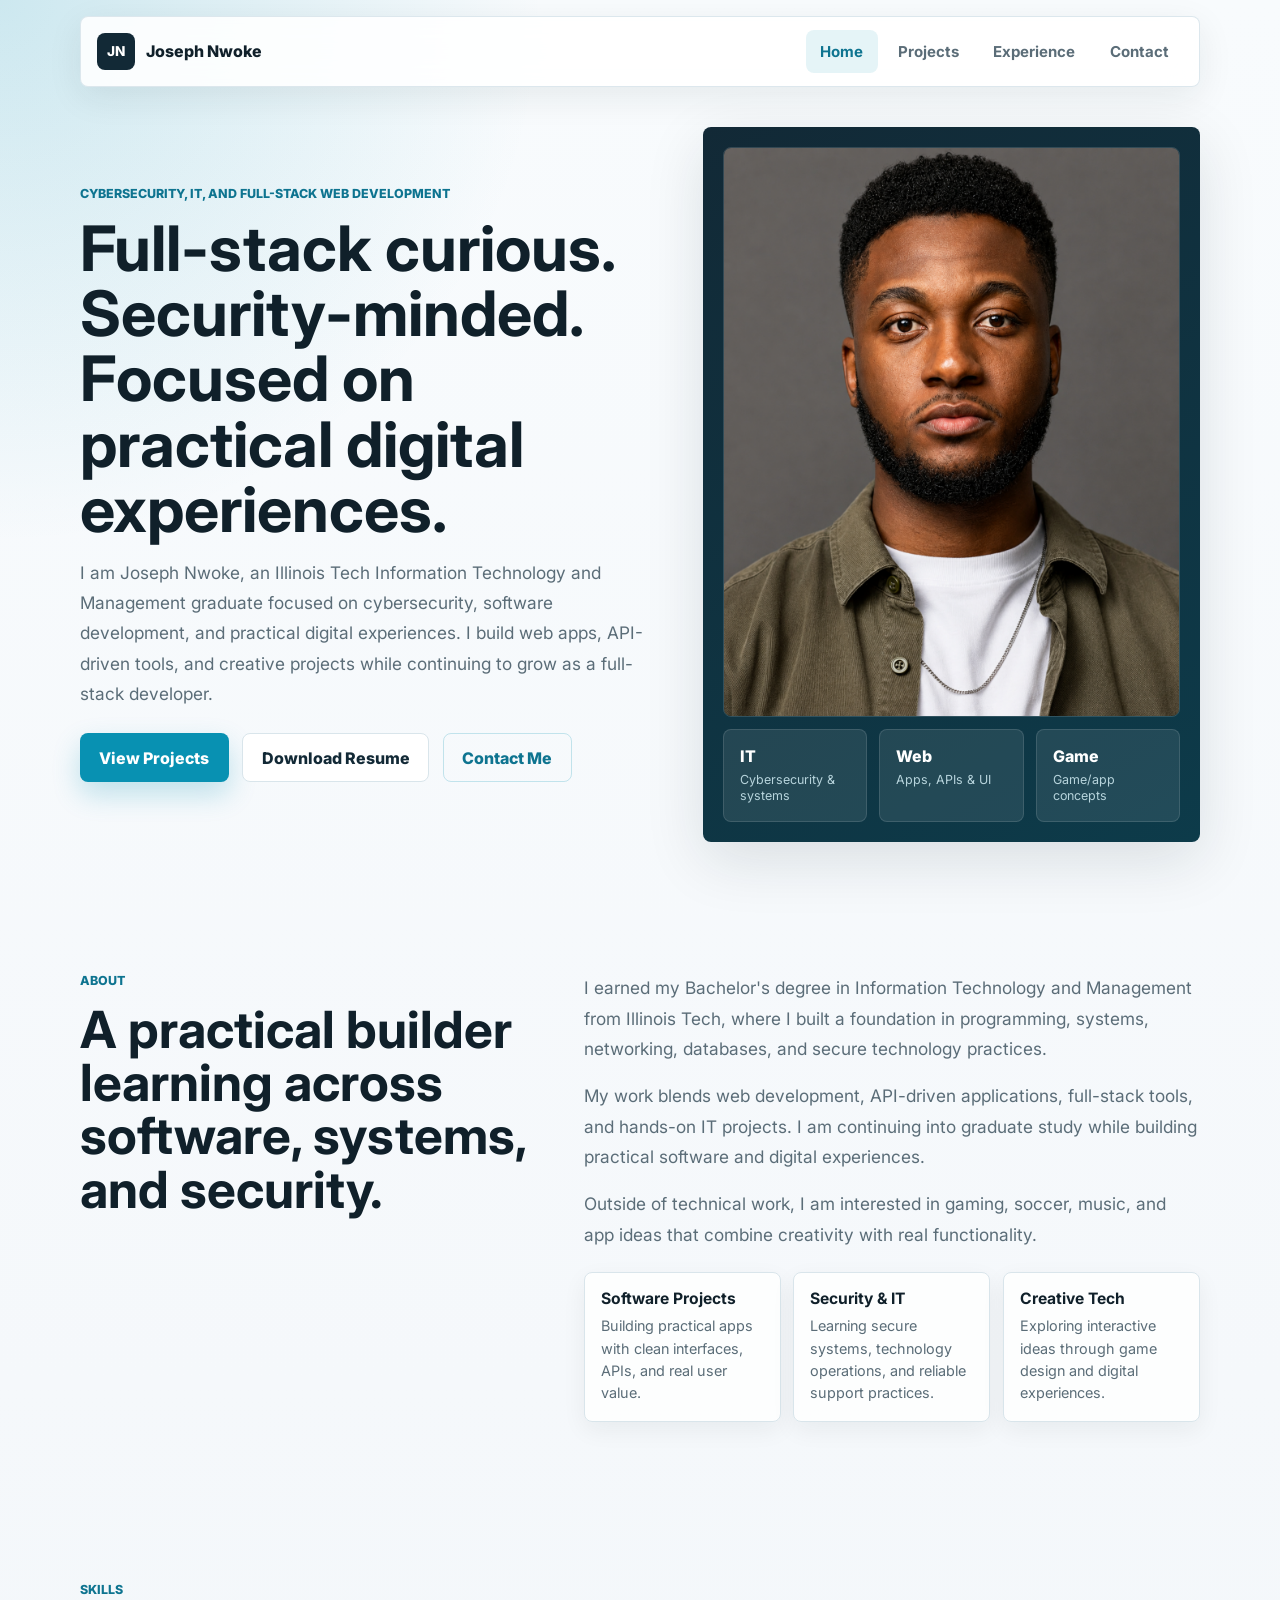
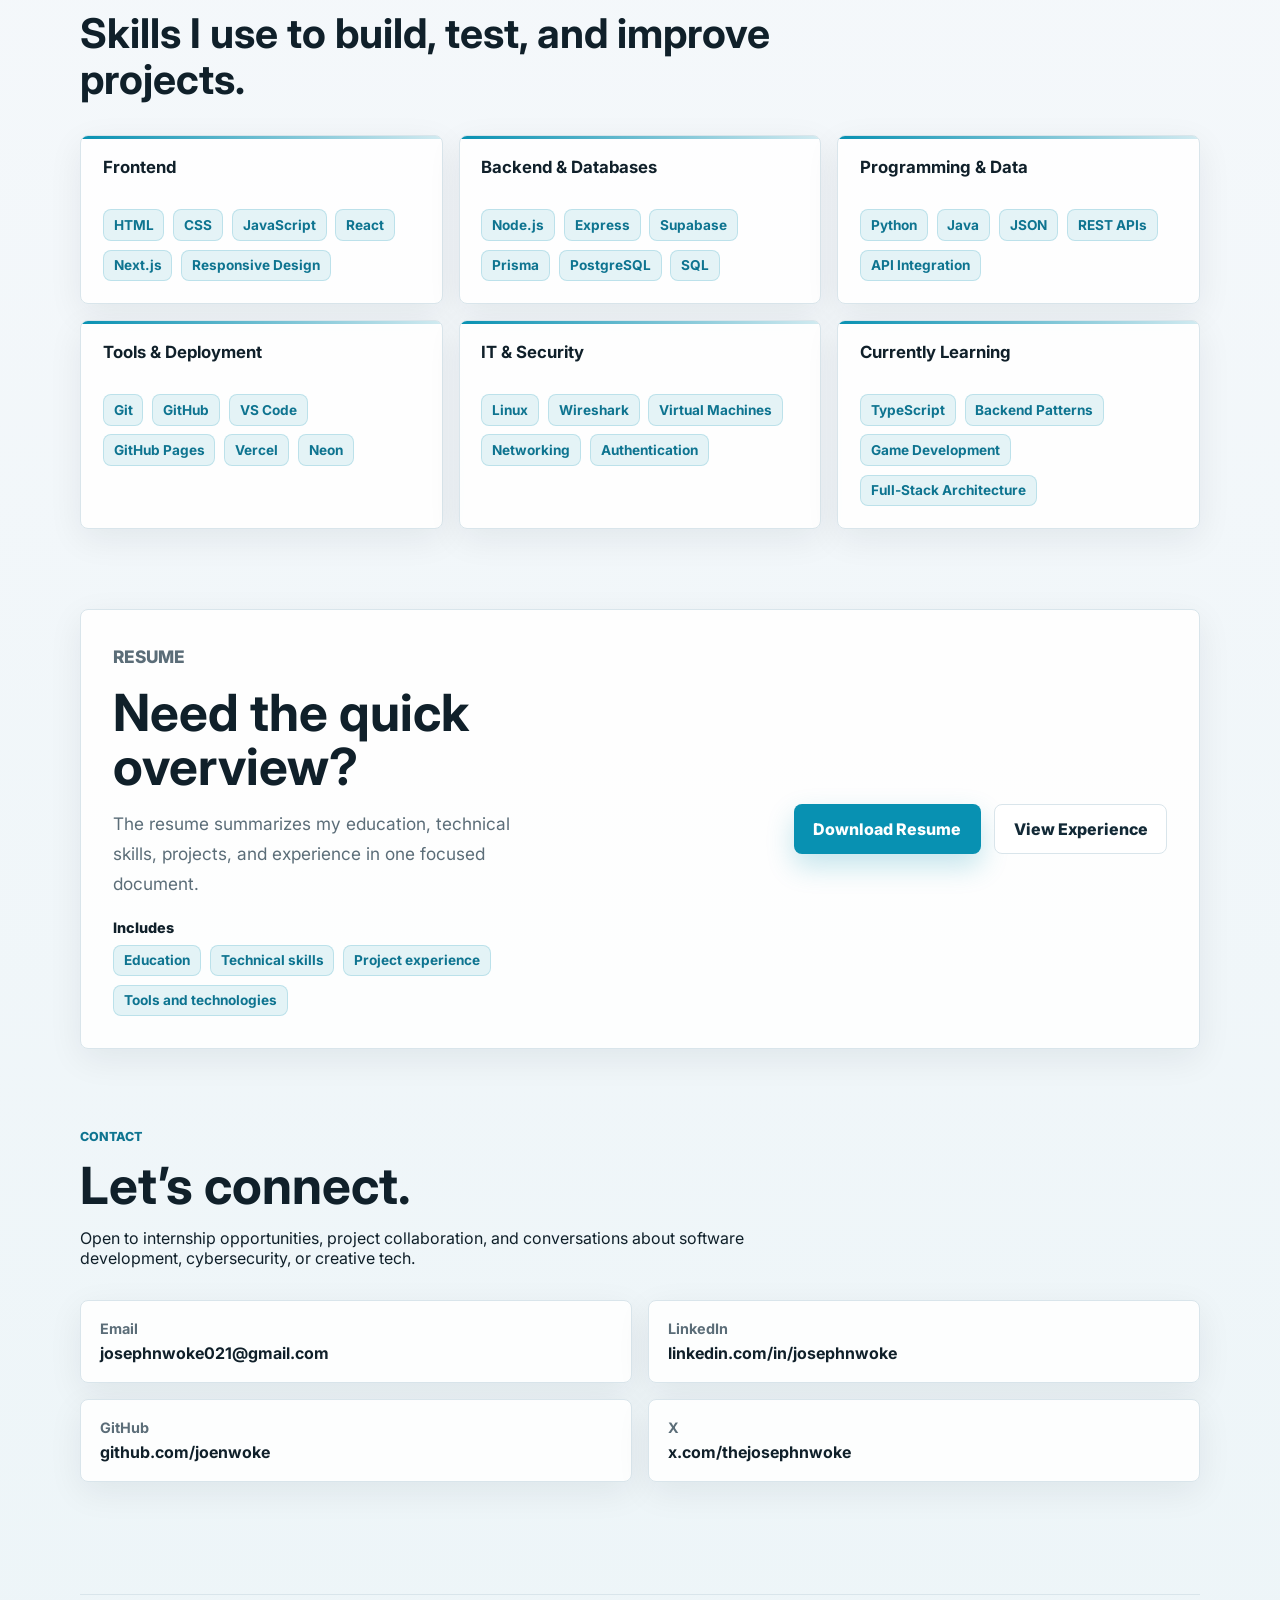
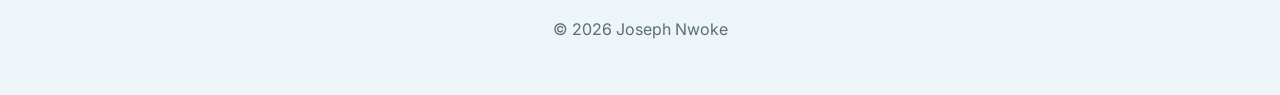
<file: index.html>
<!DOCTYPE html>
<html lang="en">
<head>
  <meta charset="UTF-8" />
  <meta name="viewport" content="width=device-width, initial-scale=1.0" />
  <meta name="description" content="Joseph Nwoke portfolio landing page." />
  <title>Joseph Nwoke | Portfolio</title>
  <link rel="preconnect" href="https://fonts.googleapis.com" />
  <link rel="preconnect" href="https://fonts.gstatic.com" crossorigin />
  <link href="https://fonts.googleapis.com/css2?family=Inter:wght@400;500;600;700;800&display=swap" rel="stylesheet" />
  <link rel="stylesheet" href="css/style.css" />
  <script defer src="js/script.js"></script>
</head>
<body>
  <header class="site-header">
    <a class="brand" href="index.html" aria-label="Joseph Nwoke home">
      <span class="brand-mark">JN</span>
      <span>Joseph Nwoke</span>
    </a>

    <button class="nav-toggle" type="button" aria-label="Open navigation" aria-expanded="false" aria-controls="site-nav">
      <span></span>
      <span></span>
      <span></span>
    </button>

    <nav class="site-nav" id="site-nav" aria-label="Primary navigation">
      <a href="index.html" data-nav="home">Home</a>
      <a href="projects.html" data-nav="projects">Projects</a>
      <a href="experience.html" data-nav="experience">Experience</a>
      <a href="index.html#contact">Contact</a>
    </nav>
  </header>

  <main>
    <section class="hero section">
      <div class="hero-content">
        <p class="eyebrow">Cybersecurity, IT, and Full-Stack web development</p>
        <h1>Full-stack curious. Security-minded. Focused on practical digital experiences.</h1>
        <p class="hero-copy">
          I am Joseph Nwoke, an Illinois Tech Information Technology and Management graduate focused on cybersecurity, software development, and practical digital experiences. I build web apps, API-driven tools, and creative projects while continuing to grow as a full-stack developer.
        </p>
        <div class="button-row">
          <a class="btn btn-primary" href="projects.html">View Projects</a>
          <a class="btn btn-secondary" href="JosephNwoke_resume.pdf" download>Download Resume</a>
          <a class="btn btn-ghost" href="#contact">Contact Me</a>
        </div>
      </div>

      <div class="hero-panel" aria-label="Joseph Nwoke profile summary">
        <img class="profile-photo" src="images/me.png" alt="Joseph Nwoke" />
        <div class="profile-fallback" aria-hidden="true">JN</div>
        <div class="hero-stat-grid">
          <div>
            <span class="stat-number">IT</span>
            <span class="stat-label">Cybersecurity & systems</span>
          </div>
          <div>
            <span class="stat-number">Web</span>
            <span class="stat-label">Apps, APIs & UI</span>
          </div>
          <div>
            <span class="stat-number">Game</span>
            <span class="stat-label">Game/app concepts</span>
          </div>
        </div>
      </div>
    </section>

    <section class="section two-column" id="about">
      <div>
        <p class="eyebrow">About</p>
        <h2>A practical builder learning across software, systems, and security.</h2>
      </div>
      <div class="section-copy">
        <p>
          I earned my Bachelor's degree in Information Technology and Management from Illinois Tech, where I built a foundation in programming, systems, networking, databases, and secure technology practices.
        </p>
        <p>
          My work blends web development, API-driven applications, full-stack tools, and hands-on IT projects. I am continuing into graduate study while building practical software and digital experiences.
        </p>
        <p>
          Outside of technical work, I am interested in gaming, soccer, music, and app ideas that combine creativity with real functionality.
        </p>
        <div class="about-highlights" aria-label="Portfolio focus areas">
          <article>
            <h3>Software Projects</h3>
            <p>Building practical apps with clean interfaces, APIs, and real user value.</p>
          </article>
          <article>
            <h3>Security & IT</h3>
            <p>Learning secure systems, technology operations, and reliable support practices.</p>
          </article>
          <article>
            <h3>Creative Tech</h3>
            <p>Exploring interactive ideas through game design and digital experiences.</p>
          </article>
        </div>
      </div>
    </section>

    <section class="section" id="skills">
      <div class="section-heading">
        <p class="eyebrow">Skills</p>
        <h2 class="skills-title">Skills I use to build, test, and improve projects.</h2>
      </div>

      <div class="skills-layout">
        <article class="skill-card">
          <h3>Frontend</h3>
          <ul class="tag-list">
            <li>HTML</li>
            <li>CSS</li>
            <li>JavaScript</li>
            <li>React</li>
            <li>Next.js</li>
            <li>Responsive Design</li>
          </ul>
        </article>
        <article class="skill-card">
          <h3>Backend &amp; Databases</h3>
          <ul class="tag-list">
            <li>Node.js</li>
            <li>Express</li>
            <li>Supabase</li>
            <li>Prisma</li>
            <li>PostgreSQL</li>
            <li>SQL</li>
          </ul>
        </article>
        <article class="skill-card">
          <h3>Programming &amp; Data</h3>
          <ul class="tag-list">
            <li>Python</li>
            <li>Java</li>
            <li>JSON</li>
            <li>REST APIs</li>
            <li>API Integration</li>
          </ul>
        </article>
        <article class="skill-card">
          <h3>Tools &amp; Deployment</h3>
          <ul class="tag-list">
            <li>Git</li>
            <li>GitHub</li>
            <li>VS Code</li>
            <li>GitHub Pages</li>
            <li>Vercel</li>
            <li>Neon</li>
          </ul>
        </article>
        <article class="skill-card">
          <h3>IT &amp; Security</h3>
          <ul class="tag-list">
            <li>Linux</li>
            <li>Wireshark</li>
            <li>Virtual Machines</li>
            <li>Networking</li>
            <li>Authentication</li>
          </ul>
        </article>
        <article class="skill-card">
          <h3>Currently Learning</h3>
          <ul class="tag-list">
            <li>TypeScript</li>
            <li>Backend Patterns</li>
            <li>Game Development</li>
            <li>Full-Stack Architecture</li>
          </ul>
        </article>
      </div>
    </section>

    <section class="section resume-section" id="resume">
      <div>
        <p class="eyebrow">Resume</p>
        <h2>Need the quick overview?</h2>
        <p>The resume summarizes my education, technical skills, projects, and experience in one focused document.</p>
        <div class="resume-includes">
          <span>Includes</span>
          <ul>
            <li>Education</li>
            <li>Technical skills</li>
            <li>Project experience</li>
            <li>Tools and technologies</li>
          </ul>
        </div>
      </div>
      <div class="resume-actions">
        <a class="btn btn-primary" href="JosephNwoke_resume.pdf" download>Download Resume</a>
        <a class="btn btn-secondary" href="experience.html">View Experience</a>
      </div>
    </section>

    <section class="section contact-section" id="contact">
      <div class="section-heading">
        <p class="eyebrow">Contact</p>
        <h2>Let’s connect.</h2>
        <p>Open to internship opportunities, project collaboration, and conversations about software development, cybersecurity, or creative tech.</p>
      </div>

      <div class="contact-grid">
        <a class="contact-card" href="mailto:josephnwoke021@gmail.com">
          <span>Email</span>
          <strong>josephnwoke021@gmail.com</strong>
        </a>
        <a class="contact-card" href="https://linkedin.com/in/josephnwoke" target="_blank" rel="noopener noreferrer">
          <span>LinkedIn</span>
          <strong>linkedin.com/in/josephnwoke</strong>
        </a>
        <a class="contact-card" href="https://github.com/joenwoke" target="_blank" rel="noopener noreferrer">
          <span>GitHub</span>
          <strong>github.com/joenwoke</strong>
        </a>
        <a class="contact-card" href="https://x.com/thejosephnwoke" target="_blank" rel="noopener noreferrer">
          <span>X</span>
          <strong>x.com/thejosephnwoke</strong>
        </a>
      </div>
    </section>
  </main>

  <footer class="site-footer">
    <p>&copy; 2026 Joseph Nwoke</p>
  </footer>
</body>
</html>
</file>
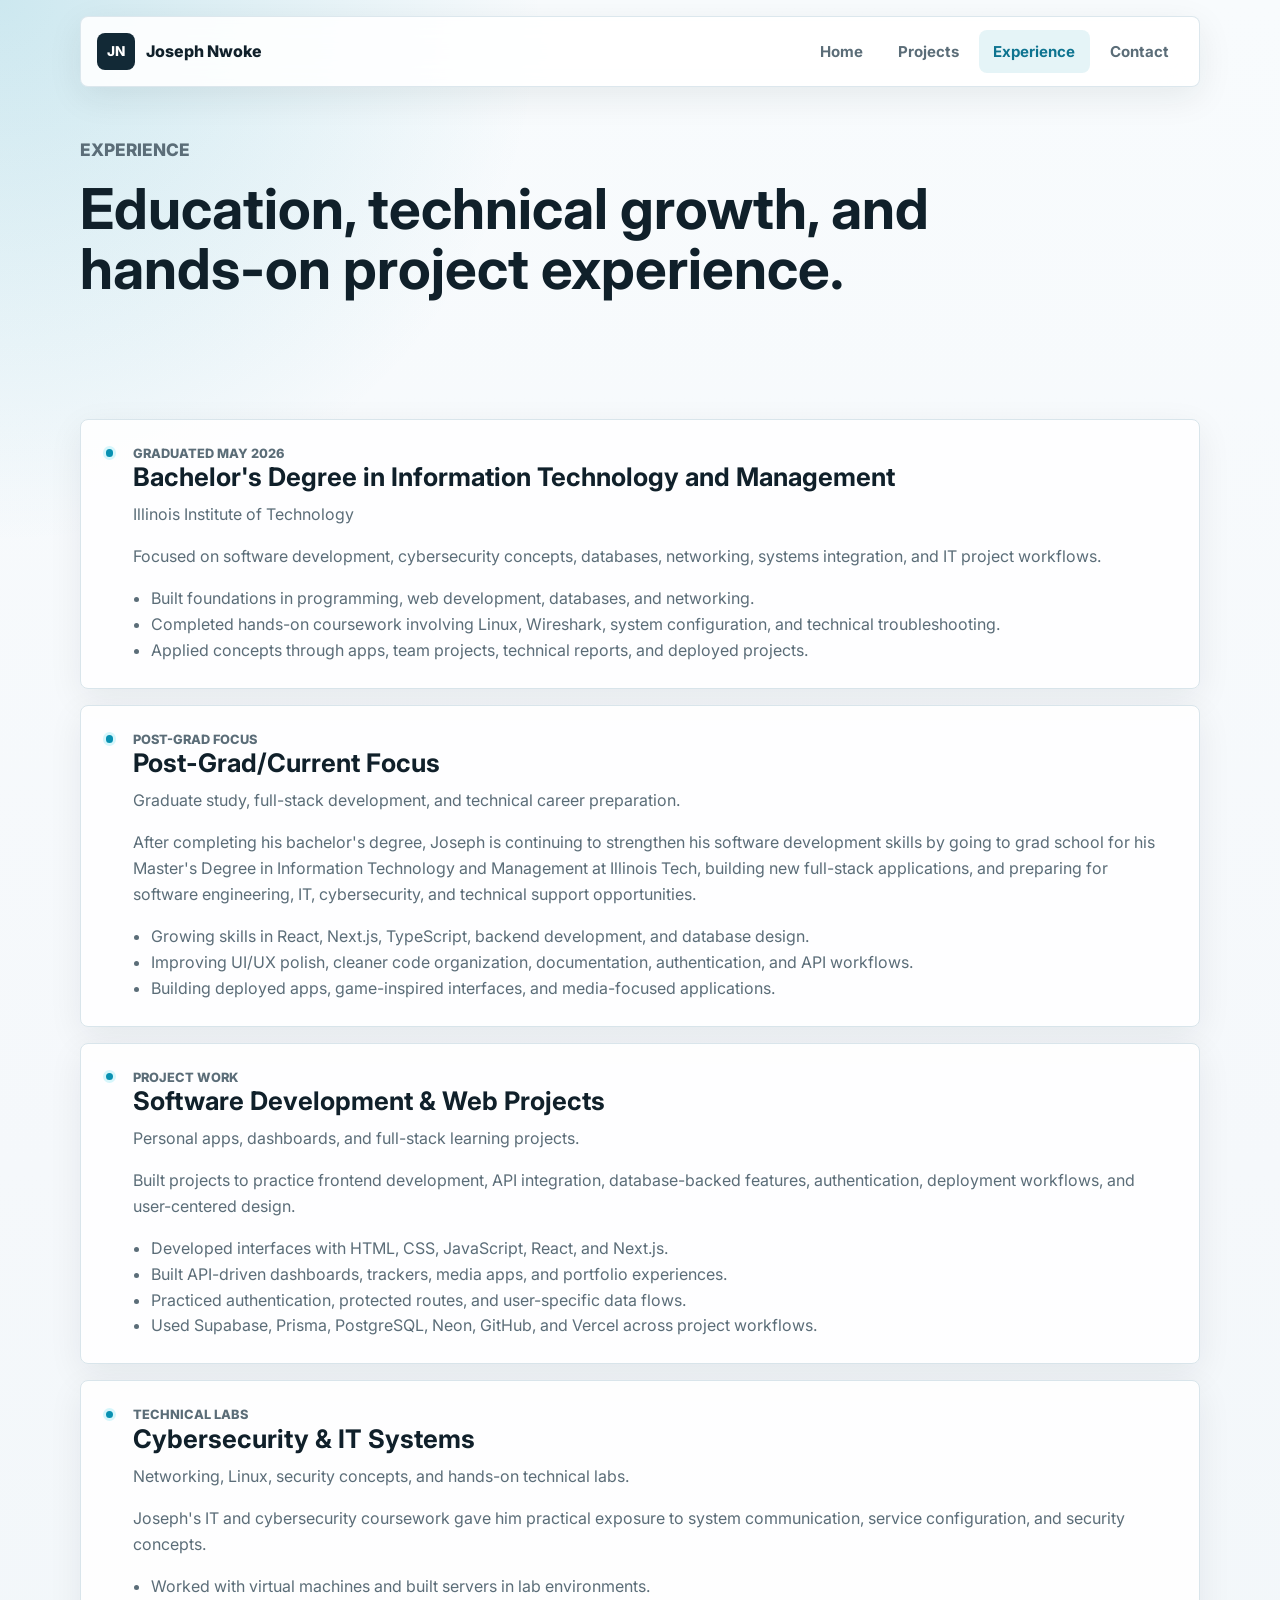
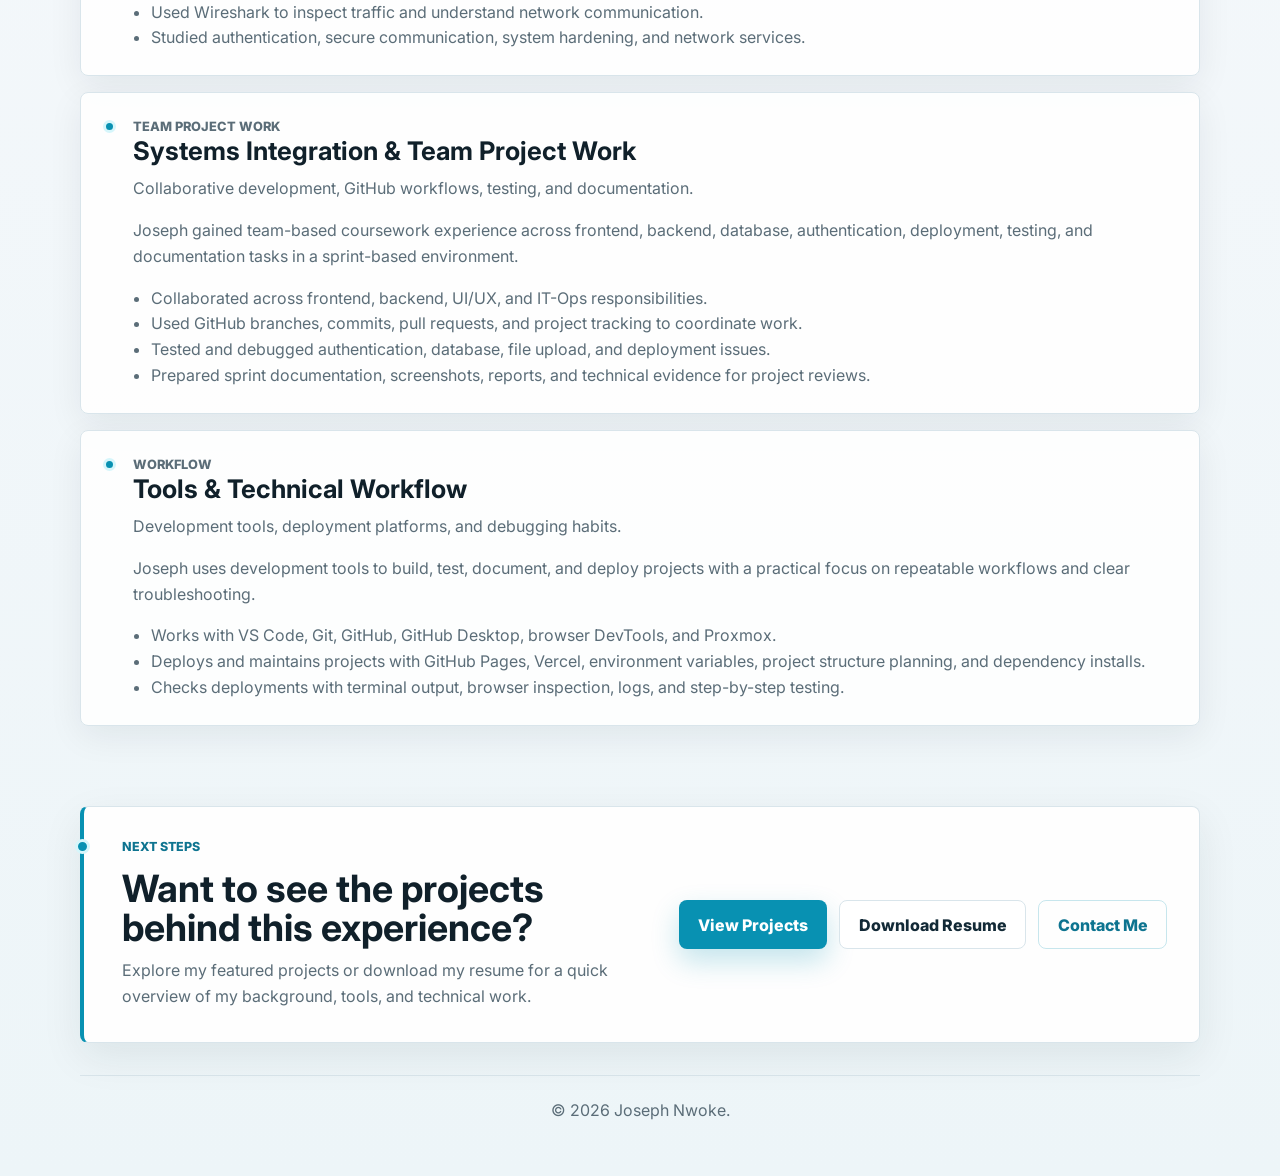
<file: experience.html>
<!DOCTYPE html>
<html lang="en">
<head>
  <meta charset="UTF-8" />
  <meta name="viewport" content="width=device-width, initial-scale=1.0" />
  <meta name="description" content="Experience and education for Joseph Nwoke." />
  <title>Experience | Joseph Nwoke</title>
  <link rel="preconnect" href="https://fonts.googleapis.com" />
  <link rel="preconnect" href="https://fonts.gstatic.com" crossorigin />
  <link href="https://fonts.googleapis.com/css2?family=Inter:wght@400;500;600;700;800&display=swap" rel="stylesheet" />
  <link rel="stylesheet" href="css/style.css" />
  <script defer src="js/script.js"></script>
</head>
<body>
  <header class="site-header">
    <a class="brand" href="index.html" aria-label="Joseph Nwoke home">
      <span class="brand-mark">JN</span>
      <span>Joseph Nwoke</span>
    </a>
    <button class="nav-toggle" type="button" aria-label="Open navigation" aria-expanded="false" aria-controls="site-nav">
      <span></span>
      <span></span>
      <span></span>
    </button>
    <nav class="site-nav" id="site-nav" aria-label="Primary navigation">
      <a href="index.html" data-nav="home">Home</a>
      <a href="projects.html" data-nav="projects">Projects</a>
      <a href="experience.html" data-nav="experience">Experience</a>
      <a href="index.html#contact">Contact</a>
    </nav>
  </header>

  <main>
    <section class="page-hero section">
      <p class="eyebrow">Experience</p>
      <h1>Education, technical growth, and hands-on project experience.</h1>
    </section>

    <section class="section timeline-section">
      <div class="timeline">
        <article class="timeline-item">
          <span class="timeline-dot"></span>
          <p class="timeline-date">Graduated May 2026</p>
          <h2>Bachelor's Degree in Information Technology and Management</h2>
          <p>Illinois Institute of Technology</p>
          <p>
            Focused on software development, cybersecurity concepts, databases, networking, systems integration, and IT project workflows.
          </p>
          <ul>
            <li>Built foundations in programming, web development, databases, and networking.</li>
            <li>Completed hands-on coursework involving Linux, Wireshark, system configuration, and technical troubleshooting.</li>
            <li>Applied concepts through apps, team projects, technical reports, and deployed projects.</li>
          </ul>
        </article>

        <article class="timeline-item">
          <span class="timeline-dot"></span>
          <p class="timeline-date">Post-Grad Focus</p>
          <h2>Post-Grad/Current Focus</h2>
          <p>Graduate study, full-stack development, and technical career preparation.</p>
          <p>
            After completing his bachelor's degree, Joseph is continuing to strengthen his software development skills by going to grad school for his Master's Degree in Information Technology and Management at Illinois Tech, building new full-stack applications, and preparing for software engineering, IT, cybersecurity, and technical support opportunities.
          </p>
          <ul>
            <li>Growing skills in React, Next.js, TypeScript, backend development, and database design.</li>
            <li>Improving UI/UX polish, cleaner code organization, documentation, authentication, and API workflows.</li>
            <li>Building deployed apps, game-inspired interfaces, and media-focused applications.</li>
          </ul>
        </article>

        <article class="timeline-item">
          <span class="timeline-dot"></span>
          <p class="timeline-date">Project Work</p>
          <h2>Software Development &amp; Web Projects</h2>
          <p>Personal apps, dashboards, and full-stack learning projects.</p>
          <p>
            Built projects to practice frontend development, API integration, database-backed features, authentication, deployment workflows, and user-centered design.
          </p>
          <ul>
            <li>Developed interfaces with HTML, CSS, JavaScript, React, and Next.js.</li>
            <li>Built API-driven dashboards, trackers, media apps, and portfolio experiences.</li>
            <li>Practiced authentication, protected routes, and user-specific data flows.</li>
            <li>Used Supabase, Prisma, PostgreSQL, Neon, GitHub, and Vercel across project workflows.</li>
          </ul>
        </article>

        <article class="timeline-item">
          <span class="timeline-dot"></span>
          <p class="timeline-date">Technical Labs</p>
          <h2>Cybersecurity &amp; IT Systems</h2>
          <p>Networking, Linux, security concepts, and hands-on technical labs.</p>
          <p>
            Joseph's IT and cybersecurity coursework gave him practical exposure to system communication, service configuration, and security concepts.
          </p>
          <ul>
            <li>Worked with virtual machines and built servers in lab environments.</li>
            <li>Used Wireshark to inspect traffic and understand network communication.</li>
            <li>Studied authentication, secure communication, system hardening, and network services.</li>
          </ul>
        </article>

        <article class="timeline-item">
          <span class="timeline-dot"></span>
          <p class="timeline-date">Team Project Work</p>
          <h2>Systems Integration &amp; Team Project Work</h2>
          <p>Collaborative development, GitHub workflows, testing, and documentation.</p>
          <p>
            Joseph gained team-based coursework experience across frontend, backend, database, authentication, deployment, testing, and documentation tasks in a sprint-based environment.
          </p>
          <ul>
            <li>Collaborated across frontend, backend, UI/UX, and IT-Ops responsibilities.</li>
            <li>Used GitHub branches, commits, pull requests, and project tracking to coordinate work.</li>
            <li>Tested and debugged authentication, database, file upload, and deployment issues.</li>
            <li>Prepared sprint documentation, screenshots, reports, and technical evidence for project reviews.</li>
          </ul>
        </article>

        <article class="timeline-item">
          <span class="timeline-dot"></span>
          <p class="timeline-date">Workflow</p>
          <h2>Tools &amp; Technical Workflow</h2>
          <p>Development tools, deployment platforms, and debugging habits.</p>
          <p>
            Joseph uses development tools to build, test, document, and deploy projects with a practical focus on repeatable workflows and clear troubleshooting.
          </p>
          <ul>
            <li>Works with VS Code, Git, GitHub, GitHub Desktop, browser DevTools, and Proxmox.</li>
            <li>Deploys and maintains projects with GitHub Pages, Vercel, environment variables, project structure planning, and dependency installs.</li>
            <li>Checks deployments with terminal output, browser inspection, logs, and step-by-step testing.</li>
          </ul>
        </article>
      </div>
    </section>

    <section class="section experience-cta" aria-label="Experience next steps">
      <span class="cta-dot" aria-hidden="true"></span>
      <div>
        <p class="eyebrow">Next Steps</p>
        <h2>Want to see the projects behind this experience?</h2>
        <p>
          Explore my featured projects or download my resume for a quick overview of my background, tools, and technical work.
        </p>
      </div>
      <div class="cta-actions">
        <a class="btn btn-primary" href="projects.html">View Projects</a>
        <a class="btn btn-secondary" href="JosephNwoke_resume.pdf" download>Download Resume</a>
        <a class="btn btn-ghost" href="index.html#contact">Contact Me</a>
      </div>
    </section>
  </main>

  <footer class="site-footer">
    <p>&copy; 2026 Joseph Nwoke.</p>
  </footer>
</body>
</html>
</file>
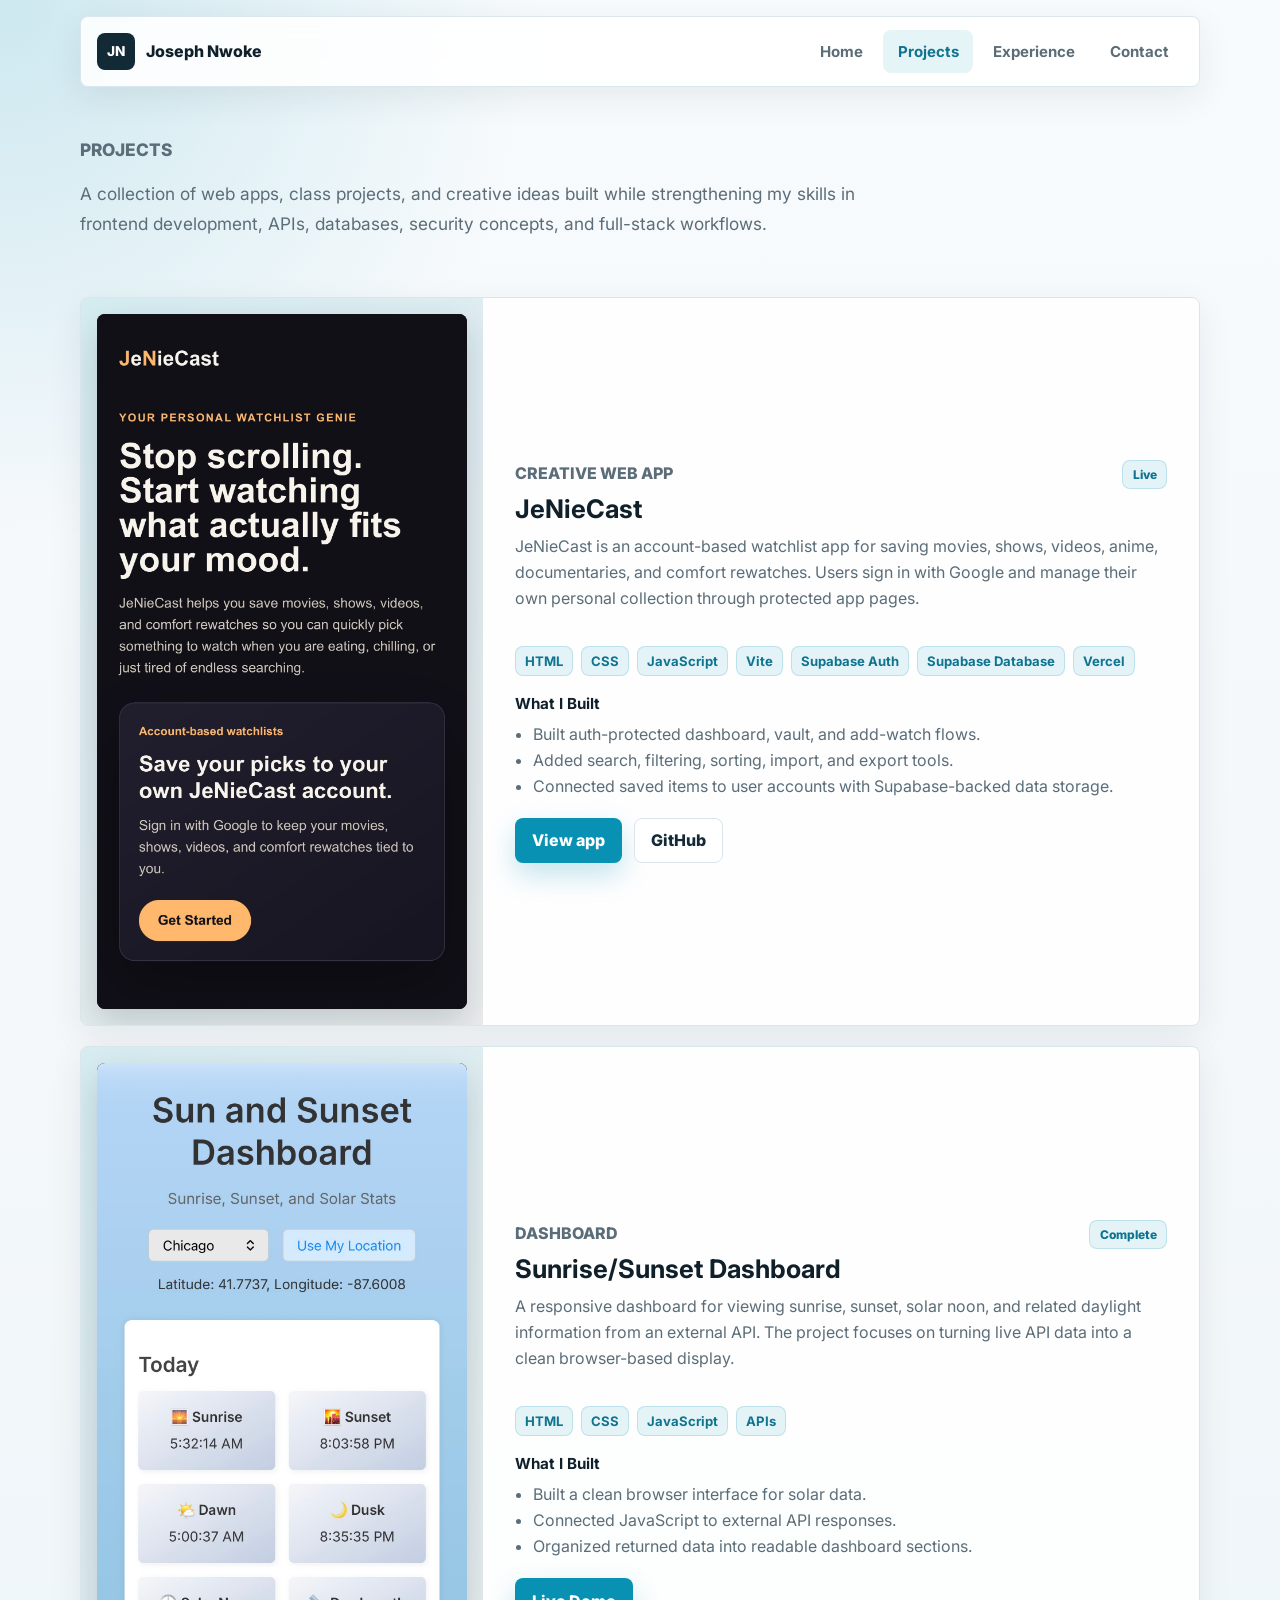
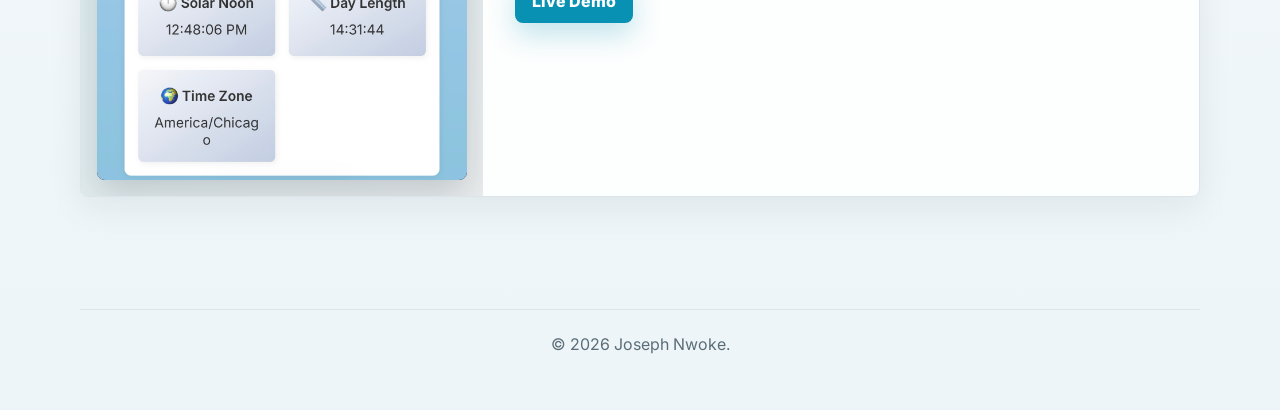
<file: projects.html>
<!DOCTYPE html>
<html lang="en">
<head>
  <meta charset="UTF-8" />
  <meta name="viewport" content="width=device-width, initial-scale=1.0" />
  <meta name="description" content="Selected projects by Joseph Nwoke." />
  <title>Projects | Joseph Nwoke</title>
  <link rel="preconnect" href="https://fonts.googleapis.com" />
  <link rel="preconnect" href="https://fonts.gstatic.com" crossorigin />
  <link href="https://fonts.googleapis.com/css2?family=Inter:wght@400;500;600;700;800&display=swap" rel="stylesheet" />
  <link rel="stylesheet" href="css/style.css" />
  <script defer src="js/script.js"></script>
</head>
<body>
  <header class="site-header">
    <a class="brand" href="index.html" aria-label="Joseph Nwoke home">
      <span class="brand-mark">JN</span>
      <span>Joseph Nwoke</span>
    </a>
    <button class="nav-toggle" type="button" aria-label="Open navigation" aria-expanded="false" aria-controls="site-nav">
      <span></span>
      <span></span>
      <span></span>
    </button>
    <nav class="site-nav" id="site-nav" aria-label="Primary navigation">
      <a href="index.html" data-nav="home">Home</a>
      <a href="projects.html" data-nav="projects">Projects</a>
      <a href="experience.html" data-nav="experience">Experience</a>
      <a href="index.html#contact">Contact</a>
    </nav>
  </header>

  <main>
    <section class="page-hero section">
      <p class="eyebrow">Projects</p>
      <p>
        A collection of web apps, class projects, and creative ideas built while strengthening my skills in frontend development, APIs, databases, security concepts, and full-stack workflows.
      </p>
    </section>

    <section class="section project-list" aria-label="Project list">
      <article class="project-card">
        <div class="project-media">
          <img src="images/jeniecast_image.jpeg" alt="JeNieCast web app preview" />
        </div>
        <div class="project-content">
          <div>
            <div class="project-meta">
              <p class="project-type">Creative web app</p>
              <span class="status-badge status-complete">Live</span>
            </div>
            <h2>JeNieCast</h2>
            <p>
              JeNieCast is an account-based watchlist app for saving movies, shows, videos, anime, documentaries, and comfort rewatches. Users sign in with Google and manage their own personal collection through protected app pages.
            </p>
          </div>
          <ul class="tag-list">
            <li>HTML</li>
            <li>CSS</li>
            <li>JavaScript</li>
            <li>Vite</li>
            <li>Supabase Auth</li>
            <li>Supabase Database</li>
            <li>Vercel</li>
          </ul>
          <div>
            <h3>What I Built</h3>
            <ul class="project-bullets">
              <li>Built auth-protected dashboard, vault, and add-watch flows.</li>
              <li>Added search, filtering, sorting, import, and export tools.</li>
              <li>Connected saved items to user accounts with Supabase-backed data storage.</li>
            </ul>
          </div>
          <div class="project-actions">
            <a class="btn btn-primary" href="https://jeniecast.vercel.app" target="_blank" rel="noopener noreferrer">View app</a>
            <a class="btn btn-secondary" href="https://github.com/joenwoke/jeniecast" target="_blank" rel="noopener noreferrer">GitHub</a>
          </div>
        </div>
      </article>

      <article class="project-card">
        <div class="project-media">
          <img src="images/sunapp.jpeg" alt="Sunrise and sunset dashboard preview" />
        </div>
        <div class="project-content">
          <div>
            <div class="project-meta">
              <p class="project-type">Dashboard</p>
              <span class="status-badge status-complete">Complete</span>
            </div>
            <h2>Sunrise/Sunset Dashboard</h2>
            <p>
              A responsive dashboard for viewing sunrise, sunset, solar noon, and related daylight information from an external API. The project focuses on turning live API data into a clean browser-based display.
            </p>
          </div>
          <ul class="tag-list">
            <li>HTML</li>
            <li>CSS</li>
            <li>JavaScript</li>
            <li>APIs</li>
          </ul>
          <div>
            <h3>What I Built</h3>
            <ul class="project-bullets">
              <li>Built a clean browser interface for solar data.</li>
              <li>Connected JavaScript to external API responses.</li>
              <li>Organized returned data into readable dashboard sections.</li>
            </ul>
          </div>
          <div class="project-actions">
            <a class="btn btn-primary" href="https://joenwoke.github.io/ITMD-441-Lab-6/" target="_blank" rel="noopener noreferrer">Live Demo</a>
          </div>
        </div>
      </article>

    </section>
  </main>

  <footer class="site-footer">
    <p>&copy; 2026 Joseph Nwoke.</p>
  </footer>
</body>
</html>
</file>
<file: css/style.css>
:root {
  --bg: #f5f8fb;
  --surface: #ffffff;
  --surface-strong: #e9f7fb;
  --ink: #10202a;
  --muted: #5b6d78;
  --line: #d9e5eb;
  --accent: #0891b2;
  --accent-dark: #0e7490;
  --navy: #122936;
  --shadow: 0 18px 60px rgba(16, 32, 42, 0.12);
}

* {
  box-sizing: border-box;
}

html {
  scroll-behavior: smooth;
}

html,
body {
  overflow-x: hidden;
}

body {
  margin: 0;
  min-height: 100vh;
  font-family: "Inter", Arial, sans-serif;
  color: var(--ink);
  background:
    radial-gradient(circle at top left, rgba(8, 145, 178, 0.18), transparent 34rem),
    linear-gradient(180deg, #f8fbfd 0%, var(--bg) 42%, #edf5f8 100%);
}

body.nav-open {
  overflow: hidden;
}

img {
  display: block;
  max-width: 100%;
}

a {
  color: inherit;
}

.site-header {
  position: sticky;
  top: 0;
  z-index: 50;
  display: flex;
  align-items: center;
  justify-content: space-between;
  gap: 1.5rem;
  width: min(1120px, calc(100% - 2rem));
  margin: 1rem auto 0;
  padding: 0.8rem 1rem;
  background: rgba(255, 255, 255, 0.88);
  border: 1px solid rgba(217, 229, 235, 0.9);
  border-radius: 8px;
  box-shadow: 0 10px 35px rgba(16, 32, 42, 0.08);
  backdrop-filter: blur(16px);
}

.brand {
  display: inline-flex;
  align-items: center;
  gap: 0.7rem;
  font-weight: 800;
  text-decoration: none;
  white-space: nowrap;
  min-width: 0;
}

.brand span:last-child {
  overflow: hidden;
  text-overflow: ellipsis;
}

.brand-mark {
  display: grid;
  place-items: center;
  width: 2.35rem;
  height: 2.35rem;
  color: #fff;
  background: var(--navy);
  border-radius: 8px;
  font-size: 0.85rem;
  letter-spacing: 0;
}

.site-nav {
  display: flex;
  align-items: center;
  gap: 0.35rem;
}

.site-nav a {
  padding: 0.75rem 0.9rem;
  color: var(--muted);
  border-radius: 8px;
  font-weight: 700;
  font-size: 0.94rem;
  text-decoration: none;
}

.site-nav a:hover,
.site-nav a.active {
  color: var(--accent-dark);
  background: rgba(8, 145, 178, 0.1);
}

.nav-toggle {
  display: none;
  width: 2.65rem;
  height: 2.65rem;
  padding: 0;
  background: var(--navy);
  border: 0;
  border-radius: 8px;
  cursor: pointer;
}

.nav-toggle span {
  display: block;
  width: 1.15rem;
  height: 2px;
  margin: 4px auto;
  background: #fff;
}

.section {
  width: min(1120px, calc(100% - 2rem));
  margin: 0 auto;
  padding: 5rem 0;
}

.hero {
  display: grid;
  grid-template-columns: minmax(0, 1.08fr) minmax(280px, 0.92fr);
  align-items: center;
  gap: clamp(1.35rem, 3.5vw, 2.5rem);
  min-height: min(680px, calc(100vh - 5.25rem));
  padding-top: clamp(1.75rem, 4vw, 2.5rem);
  padding-bottom: clamp(2rem, 4vw, 3.25rem);
}

.eyebrow {
  margin: 0 0 0.9rem;
  color: var(--accent-dark);
  font-size: 0.78rem;
  font-weight: 800;
  letter-spacing: 0;
  text-transform: uppercase;
}

h1,
h2,
h3,
p {
  margin-top: 0;
}

h1 {
  max-width: 700px;
  margin-bottom: 1rem;
  font-size: clamp(2.25rem, 4.9vw, 4rem);
  line-height: 1.04;
  letter-spacing: 0;
  text-wrap: balance;
}

h2 {
  margin-bottom: 1rem;
  font-size: clamp(2rem, 4vw, 3.35rem);
  line-height: 1.04;
  letter-spacing: 0;
}

h3 {
  margin-bottom: 1rem;
  font-size: 1.05rem;
}

.hero-copy,
.page-hero p,
.section-copy p,
.resume-section p {
  color: var(--muted);
  font-size: 1.08rem;
  line-height: 1.75;
}

.hero-copy {
  max-width: 640px;
  text-wrap: pretty;
}

.button-row,
.resume-actions {
  display: flex;
  flex-wrap: wrap;
  gap: 0.85rem;
  margin-top: 1.5rem;
}

.btn {
  display: inline-flex;
  align-items: center;
  justify-content: center;
  min-height: 3rem;
  padding: 0.85rem 1.15rem;
  border: 1px solid transparent;
  border-radius: 8px;
  font-weight: 800;
  text-decoration: none;
}

.btn-primary {
  color: #fff;
  background: var(--accent);
  box-shadow: 0 12px 28px rgba(8, 145, 178, 0.24);
}

.btn-primary:hover {
  background: var(--accent-dark);
}

.btn-secondary {
  color: var(--navy);
  background: var(--surface);
  border-color: var(--line);
}

.btn-secondary:hover,
.btn-ghost:hover {
  border-color: rgba(8, 145, 178, 0.35);
  background: rgba(8, 145, 178, 0.09);
}

.btn-ghost {
  color: var(--accent-dark);
  background: transparent;
  border-color: rgba(8, 145, 178, 0.22);
}

.hero-panel {
  padding: 1.25rem;
  background: linear-gradient(150deg, var(--navy), #0d3b4a);
  border-radius: 8px;
  box-shadow: var(--shadow);
}

.profile-photo {
  display: block;
  width: 100%;
  height: auto;
  border: 1px solid rgba(255, 255, 255, 0.14);
  border-radius: 8px;
}

.hero-panel.has-profile .profile-fallback,
.hero-panel.no-profile .profile-photo {
  display: none;
}

.profile-fallback {
  display: grid;
  place-items: center;
  aspect-ratio: 4 / 5;
  min-height: 0;
  max-height: 25rem;
  color: #d9fbff;
  background:
    linear-gradient(rgba(255, 255, 255, 0.09) 1px, transparent 1px),
    linear-gradient(90deg, rgba(255, 255, 255, 0.09) 1px, transparent 1px),
    radial-gradient(circle at 70% 25%, rgba(34, 211, 238, 0.52), transparent 15rem),
    #102936;
  background-size: 34px 34px, 34px 34px, auto, auto;
  border: 1px solid rgba(255, 255, 255, 0.14);
  border-radius: 8px;
  font-size: clamp(4rem, 12vw, 8rem);
  font-weight: 800;
}

.hero-stat-grid {
  display: grid;
  grid-template-columns: repeat(3, 1fr);
  gap: 0.75rem;
  margin-top: 0.75rem;
}

.hero-stat-grid div {
  padding: 1rem;
  background: rgba(255, 255, 255, 0.09);
  border: 1px solid rgba(255, 255, 255, 0.12);
  border-radius: 8px;
}

.stat-number,
.stat-label {
  display: block;
}

.stat-number {
  color: #fff;
  font-weight: 800;
}

.stat-label {
  margin-top: 0.35rem;
  color: #b7d4dc;
  font-size: 0.78rem;
  line-height: 1.35;
}

.two-column,
.resume-section {
  display: grid;
  grid-template-columns: 0.85fr 1.15fr;
  gap: 3rem;
  align-items: start;
}

.section-heading {
  max-width: 760px;
  margin-bottom: 2rem;
}

.skills-title {
  max-width: 720px;
  font-size: clamp(1.9rem, 3.2vw, 2.7rem);
  line-height: 1.12;
}

.about-highlights {
  display: grid;
  grid-template-columns: repeat(3, 1fr);
  gap: 0.8rem;
  margin-top: 1.4rem;
}

.about-highlights article {
  padding: 1rem;
  background: rgba(255, 255, 255, 0.82);
  border: 1px solid var(--line);
  border-radius: 8px;
  box-shadow: 0 8px 24px rgba(16, 32, 42, 0.06);
}

.about-highlights h3 {
  margin-bottom: 0.45rem;
  font-size: 0.98rem;
}

.about-highlights p {
  margin-bottom: 0;
  font-size: 0.9rem;
  line-height: 1.55;
}

.skills-layout {
  display: grid;
  grid-template-columns: repeat(3, 1fr);
  gap: 1rem;
  align-items: stretch;
}

.skill-card,
.contact-card,
.timeline-item,
.project-card,
.resume-section {
  background: rgba(255, 255, 255, 0.9);
  border: 1px solid var(--line);
  border-radius: 8px;
  box-shadow: 0 10px 35px rgba(16, 32, 42, 0.07);
}

.skill-card {
  position: relative;
  display: flex;
  flex-direction: column;
  min-height: 100%;
  padding: 1.35rem;
  overflow: hidden;
}

.skill-card::before {
  content: "";
  position: absolute;
  inset: 0 0 auto;
  height: 3px;
  background: linear-gradient(90deg, var(--accent), rgba(8, 145, 178, 0.18));
}

.skill-card h3 {
  min-height: 2.4rem;
  margin-bottom: 0.85rem;
  line-height: 1.2;
}

.tag-list {
  display: flex;
  flex-wrap: wrap;
  gap: 0.55rem;
  padding: 0;
  margin: 0;
  list-style: none;
}

.tag-list li {
  padding: 0.42rem 0.62rem;
  color: var(--accent-dark);
  background: rgba(8, 145, 178, 0.1);
  border: 1px solid rgba(8, 145, 178, 0.18);
  border-radius: 8px;
  font-size: 0.85rem;
  font-weight: 700;
}

.resume-section {
  align-items: center;
  padding: 2rem;
}

.resume-includes {
  margin-top: 1.2rem;
}

.resume-includes span {
  display: block;
  margin-bottom: 0.55rem;
  color: var(--ink);
  font-size: 0.9rem;
  font-weight: 800;
}

.resume-includes ul {
  display: flex;
  flex-wrap: wrap;
  gap: 0.55rem;
  padding: 0;
  margin: 0;
  list-style: none;
}

.resume-includes li {
  padding: 0.42rem 0.62rem;
  color: var(--accent-dark);
  background: rgba(8, 145, 178, 0.1);
  border: 1px solid rgba(8, 145, 178, 0.18);
  border-radius: 8px;
  font-size: 0.85rem;
  font-weight: 700;
}

.resume-actions {
  justify-content: flex-end;
  margin-top: 0;
}

.contact-grid {
  display: grid;
  grid-template-columns: repeat(2, 1fr);
  gap: 1rem;
}

.contact-card {
  display: flex;
  flex-direction: column;
  gap: 0.35rem;
  padding: 1.2rem;
  text-decoration: none;
}

.contact-card:hover {
  border-color: rgba(8, 145, 178, 0.4);
  transform: translateY(-2px);
}

.contact-card span {
  color: var(--muted);
  font-size: 0.9rem;
  font-weight: 700;
}

.contact-card strong {
  overflow-wrap: anywhere;
}

.page-hero {
  padding-top: 3rem;
  padding-bottom: 1.5rem;
}

.page-hero h1 {
  max-width: 880px;
  font-size: clamp(2.15rem, 4.4vw, 3.65rem);
  line-height: 1.06;
}

.page-hero p {
  max-width: 820px;
}

.project-list {
  display: grid;
  gap: 1.25rem;
  padding-top: 1rem;
}

.project-card {
  display: grid;
  grid-template-columns: minmax(260px, 0.72fr) minmax(0, 1.28fr);
  align-items: center;
  overflow: hidden;
}

.project-media {
  display: grid;
  place-items: center;
  align-self: stretch;
  min-height: clamp(28rem, 42vw, 34rem);
  padding: 1rem;
  background: linear-gradient(135deg, rgba(8, 145, 178, 0.16), rgba(18, 41, 54, 0.08));
  overflow: hidden;
}

.project-media img {
  width: auto;
  height: auto;
  max-width: 100%;
  max-height: 100%;
  object-fit: contain;
  background: #0d0d14;
  border-radius: 8px;
  box-shadow: 0 14px 34px rgba(16, 32, 42, 0.18);
}

.project-placeholder {
  display: grid;
  place-items: center;
  min-height: 0;
  height: clamp(24rem, 35vw, 31rem);
  padding: 1.5rem;
  color: #d9fbff;
  background:
    linear-gradient(rgba(255, 255, 255, 0.08) 1px, transparent 1px),
    linear-gradient(90deg, rgba(255, 255, 255, 0.08) 1px, transparent 1px),
    radial-gradient(circle at 72% 24%, rgba(34, 211, 238, 0.42), transparent 13rem),
    var(--navy);
  background-size: 30px 30px, 30px 30px, auto, auto;
}

.project-placeholder span {
  font-size: clamp(2rem, 5vw, 4rem);
  font-weight: 800;
}

.project-content {
  display: flex;
  flex-direction: column;
  gap: 1.15rem;
  padding: clamp(1.35rem, 3vw, 2rem);
}

.project-meta {
  display: flex;
  align-items: center;
  justify-content: space-between;
  gap: 1rem;
  margin-bottom: 0.45rem;
}

.project-type,
.timeline-date {
  margin-bottom: 0;
  color: var(--accent-dark);
  font-size: 0.8rem;
  font-weight: 800;
  text-transform: uppercase;
}

.status-badge {
  display: inline-flex;
  align-items: center;
  min-height: 1.8rem;
  padding: 0.32rem 0.58rem;
  color: var(--navy);
  background: rgba(18, 41, 54, 0.08);
  border: 1px solid rgba(18, 41, 54, 0.14);
  border-radius: 8px;
  font-size: 0.75rem;
  font-weight: 800;
  white-space: nowrap;
}

.status-complete {
  color: var(--accent-dark);
  background: rgba(8, 145, 178, 0.1);
  border-color: rgba(8, 145, 178, 0.18);
}

.project-content h2,
.timeline-item h2 {
  margin-bottom: 0.7rem;
  font-size: 1.6rem;
}

.project-content h3 {
  margin-bottom: 0.55rem;
  font-size: 0.95rem;
}

.project-content p,
.project-bullets li,
.timeline-item p,
.timeline-item li {
  color: var(--muted);
  line-height: 1.62;
}

.project-content p,
.project-bullets li {
  font-size: 1rem;
}

.project-bullets {
  padding-left: 1.1rem;
  margin: 0;
}

.project-actions {
  display: flex;
  flex-wrap: wrap;
  gap: 0.7rem;
}

.project-actions .btn {
  min-height: 2.65rem;
  padding: 0.7rem 1rem;
}

.project-content .tag-list {
  gap: 0.5rem;
}

.project-content .tag-list li {
  padding: 0.38rem 0.56rem;
  font-size: 0.82rem;
}

.text-link {
  color: var(--accent-dark);
  font-weight: 800;
  text-decoration: none;
}

.text-link:hover {
  text-decoration: underline;
}

.timeline {
  display: grid;
  gap: 1rem;
}

.timeline-item {
  position: relative;
  padding: 1.5rem 1.5rem 1.5rem 3.25rem;
}

.timeline-dot {
  position: absolute;
  top: 1.65rem;
  left: 1.35rem;
  width: 0.85rem;
  height: 0.85rem;
  background: var(--accent);
  border: 3px solid #d6f6fb;
  border-radius: 50%;
}

.timeline-item ul {
  padding-left: 1.1rem;
  margin-bottom: 0;
}

.experience-cta {
  position: relative;
  display: grid;
  grid-template-columns: minmax(0, 1fr) auto;
  align-items: center;
  gap: 1.5rem;
  padding: 2rem 2rem 2rem 2.35rem;
  background: rgba(255, 255, 255, 0.92);
  border: 1px solid var(--line);
  border-left: 4px solid var(--accent);
  border-radius: 8px;
  box-shadow: 0 14px 42px rgba(16, 32, 42, 0.08);
}

.experience-cta h2 {
  margin-bottom: 0.65rem;
  font-size: clamp(1.6rem, 3vw, 2.35rem);
}

.experience-cta p:not(.eyebrow) {
  max-width: 760px;
  margin-bottom: 0;
  color: var(--muted);
  line-height: 1.65;
}

.cta-dot {
  position: absolute;
  top: 2rem;
  left: -0.55rem;
  width: 0.95rem;
  height: 0.95rem;
  background: var(--accent);
  border: 3px solid #d6f6fb;
  border-radius: 50%;
}

.cta-actions {
  display: flex;
  flex-wrap: wrap;
  justify-content: flex-end;
  gap: 0.75rem;
}

.site-footer {
  width: min(1120px, calc(100% - 2rem));
  margin: 2rem auto 1rem;
  padding: 1.5rem 0;
  color: var(--muted);
  border-top: 1px solid var(--line);
  text-align: center;
}

.reveal {
  opacity: 0;
  transform: translateY(20px);
  transition: opacity 0.55s ease, transform 0.55s ease;
}

.reveal.is-visible {
  opacity: 1;
  transform: translateY(0);
}

@media (max-width: 900px) {
  .hero,
  .two-column,
  .resume-section {
    grid-template-columns: 1fr;
  }

  .project-card {
    grid-template-columns: 1fr;
  }

  .project-media {
    min-height: 28rem;
  }

  .hero {
    min-height: auto;
    align-items: start;
  }

  h1 {
    max-width: 680px;
    font-size: clamp(2.15rem, 7.2vw, 3.55rem);
  }

  .skills-layout,
  .about-highlights,
  .contact-grid {
    grid-template-columns: repeat(2, 1fr);
  }

  .resume-actions {
    justify-content: flex-start;
  }

  .experience-cta {
    grid-template-columns: 1fr;
  }

  .cta-actions {
    justify-content: flex-start;
  }
}

@media (max-width: 720px) {
  .site-header {
    width: calc(100% - 1.5rem);
    margin-top: 0.5rem;
    gap: 0.75rem;
    padding: 0.65rem;
  }

  .brand {
    gap: 0.55rem;
    font-size: 0.95rem;
  }

  .brand-mark {
    width: 2.15rem;
    height: 2.15rem;
  }

  .nav-toggle {
    display: block;
  }

  .site-nav {
    position: fixed;
    top: 4.75rem;
    right: 0.75rem;
    left: 0.75rem;
    display: none;
    flex-direction: column;
    align-items: stretch;
    padding: 0.7rem;
    background: #fff;
    border: 1px solid var(--line);
    border-radius: 8px;
    box-shadow: var(--shadow);
  }

  .site-nav.open {
    display: flex;
  }

  .site-nav a {
    padding: 0.95rem 1rem;
  }

  .section {
    width: min(100% - 1.5rem, 1120px);
    padding: 3rem 0;
  }

  .page-hero {
    padding-top: 2.25rem;
    padding-bottom: 1rem;
  }

  .page-hero h1 {
    font-size: clamp(2rem, 9vw, 2.85rem);
  }

  .hero {
    gap: 1.25rem;
    padding-top: 2.35rem;
    padding-bottom: 2rem;
  }

  h1 {
    font-size: clamp(2rem, 10vw, 2.95rem);
    line-height: 1.08;
  }

  .hero-copy,
  .page-hero p,
  .section-copy p,
  .resume-section p {
    font-size: 1rem;
    line-height: 1.65;
  }

  .hero-stat-grid,
  .skills-layout,
  .about-highlights,
  .contact-grid {
    grid-template-columns: 1fr;
  }

  .profile-fallback {
    max-height: 22rem;
  }

  .hero-panel {
    padding: 0.85rem;
  }

  .hero-stat-grid {
    gap: 0.55rem;
  }

  .hero-stat-grid div {
    padding: 0.8rem;
  }

  .button-row,
  .resume-actions,
  .cta-actions {
    flex-direction: column;
  }

  .btn {
    width: 100%;
  }

  .experience-cta {
    padding: 1.5rem 1.25rem 1.5rem 1.45rem;
  }

  .project-media,
  .project-placeholder {
    min-height: 0;
    height: auto;
  }

  .project-media {
    padding: 0.75rem;
  }

  .project-media img {
    width: 100%;
    height: auto;
    max-height: none;
  }

  .project-meta {
    align-items: flex-start;
    flex-direction: column;
    gap: 0.55rem;
  }
}

@media (max-width: 480px) {
  .site-header {
    width: calc(100% - 1.25rem);
  }

  .brand span:last-child {
    max-width: 11rem;
  }

  .site-nav {
    top: 4.25rem;
    right: 0.625rem;
    left: 0.625rem;
  }

  .section {
    width: min(100% - 1.25rem, 1120px);
    padding: 2.5rem 0;
  }

  h1,
  .page-hero h1 {
    font-size: clamp(1.85rem, 10vw, 2.45rem);
    line-height: 1.1;
  }

  h2,
  .skills-title,
  .experience-cta h2 {
    font-size: clamp(1.55rem, 8vw, 2rem);
    line-height: 1.14;
  }

  .hero-copy,
  .page-hero p,
  .section-copy p,
  .resume-section p,
  .experience-cta p:not(.eyebrow),
  .project-content p,
  .project-bullets li,
  .timeline-item p,
  .timeline-item li {
    font-size: 0.95rem;
    line-height: 1.58;
  }

  .hero-stat-grid {
    grid-template-columns: repeat(3, 1fr);
  }

  .stat-label {
    font-size: 0.7rem;
  }

  .two-column {
    gap: 1.5rem;
  }

  .skill-card,
  .contact-card,
  .timeline-item,
  .resume-section,
  .project-content {
    padding: 1rem;
  }

  .timeline-item {
    padding-left: 2.4rem;
  }

  .timeline-dot {
    left: 0.95rem;
  }

  .project-media,
  .project-placeholder {
    min-height: 0;
    height: auto;
  }

  .tag-list,
  .resume-includes ul {
    gap: 0.42rem;
  }

  .tag-list li,
  .resume-includes li,
  .project-content .tag-list li {
    padding: 0.34rem 0.48rem;
    font-size: 0.78rem;
  }

  .contact-card strong {
    font-size: 0.95rem;
  }
}
</file>
